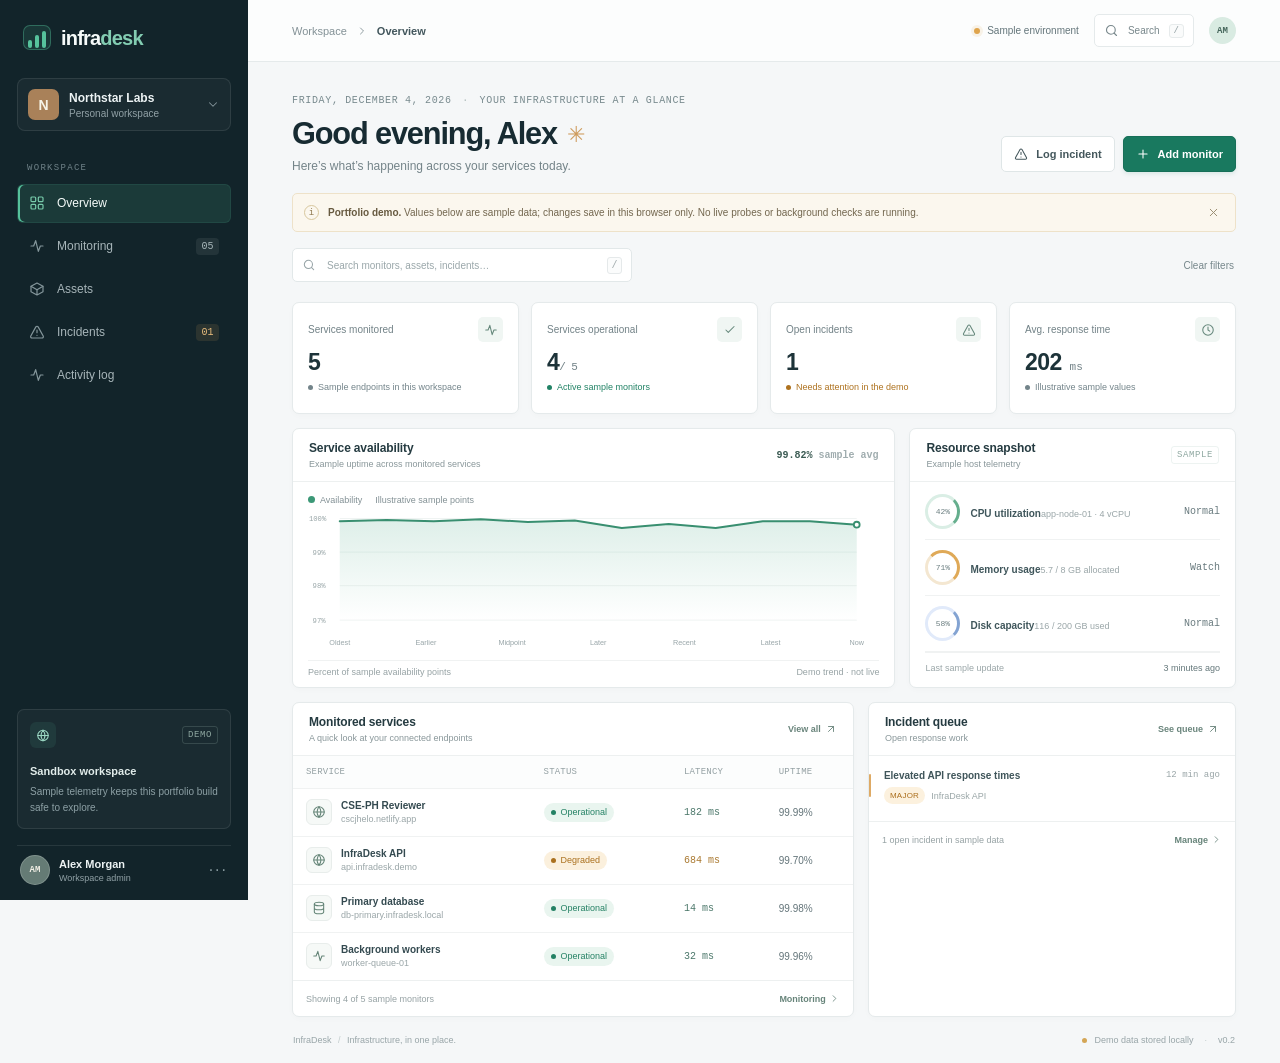
<file: infradesk/index.html>
<!doctype html>
<html lang="en">
  <head>
    <meta charset="utf-8">
    <meta name="viewport" content="width=device-width, initial-scale=1">
    <meta name="theme-color" content="#f5f7f8">
    <meta name="description" content="InfraDesk is a portfolio demo for infrastructure monitoring, asset inventory, and incident response.">
    <title>InfraDesk — Operations desk</title>
    <link rel="stylesheet" href="styles.css">
    <link rel="stylesheet" href="modules.css">
    <script src="app.js" defer></script>
  </head>
  <body>
    <svg class="icon-library" xmlns="http://www.w3.org/2000/svg" aria-hidden="true">
      <symbol id="i-grid" viewBox="0 0 24 24"><rect x="3" y="3" width="7" height="7" rx="1.5"/><rect x="14" y="3" width="7" height="7" rx="1.5"/><rect x="3" y="14" width="7" height="7" rx="1.5"/><rect x="14" y="14" width="7" height="7" rx="1.5"/></symbol>
      <symbol id="i-pulse" viewBox="0 0 24 24"><path d="M3 12h4l3-8 4 16 3-8h4"/></symbol>
      <symbol id="i-box" viewBox="0 0 24 24"><path d="m12 3 9 5-9 5-9-5 9-5Z"/><path d="M3 8v8l9 5 9-5V8M12 13v8"/></symbol>
      <symbol id="i-alert" viewBox="0 0 24 24"><path d="M10.3 4.3 2.7 18a2 2 0 0 0 1.8 3h15a2 2 0 0 0 1.8-3L13.7 4.3a2 2 0 0 0-3.4 0Z"/><path d="M12 9v4m0 4h.01"/></symbol>
      <symbol id="i-activity" viewBox="0 0 24 24"><path d="M3 12h4l3-8 4 16 3-8h4"/></symbol>
      <symbol id="i-plus" viewBox="0 0 24 24"><path d="M12 5v14M5 12h14"/></symbol>
      <symbol id="i-search" viewBox="0 0 24 24"><circle cx="11" cy="11" r="7"/><path d="m20 20-4-4"/></symbol>
      <symbol id="i-arrow" viewBox="0 0 24 24"><path d="M7 17 17 7M7 7h10v10"/></symbol>
      <symbol id="i-chevron" viewBox="0 0 24 24"><path d="m9 18 6-6-6-6"/></symbol>
      <symbol id="i-server" viewBox="0 0 24 24"><rect x="3" y="3" width="18" height="8" rx="2"/><rect x="3" y="13" width="18" height="8" rx="2"/><path d="M7 7h.01M7 17h.01M11 7h7m-7 10h7"/></symbol>
      <symbol id="i-database" viewBox="0 0 24 24"><ellipse cx="12" cy="5" rx="8" ry="3"/><path d="M4 5v14c0 1.7 3.6 3 8 3s8-1.3 8-3V5M4 12c0 1.7 3.6 3 8 3s8-1.3 8-3"/></symbol>
      <symbol id="i-clock" viewBox="0 0 24 24"><circle cx="12" cy="12" r="9"/><path d="M12 7v5l3 2"/></symbol>
      <symbol id="i-check" viewBox="0 0 24 24"><path d="m5 12 4 4L19 6"/></symbol>
      <symbol id="i-filter" viewBox="0 0 24 24"><path d="M4 6h16M7 12h10m-7 6h4"/></symbol>
      <symbol id="i-chevron-down" viewBox="0 0 24 24"><path d="m6 9 6 6 6-6"/></symbol>
      <symbol id="i-close" viewBox="0 0 24 24"><path d="m6 6 12 12M18 6 6 18"/></symbol>
      <symbol id="i-globe" viewBox="0 0 24 24"><circle cx="12" cy="12" r="9"/><path d="M3 12h18M12 3a15 15 0 0 1 0 18m0-18a15 15 0 0 0 0 18"/></symbol>
      <symbol id="i-edit" viewBox="0 0 24 24"><path d="m15 5 4 4M4 20l4-.8L19.5 7.7a2.1 2.1 0 0 0-3-3L5 16.2 4 20Z"/><path d="M13 20h7"/></symbol>
      <symbol id="i-pause" viewBox="0 0 24 24"><path d="M8 5v14M16 5v14"/></symbol>
      <symbol id="i-play" viewBox="0 0 24 24"><path d="m8 5 12 7-12 7V5Z"/></symbol>
      <symbol id="i-download" viewBox="0 0 24 24"><path d="M12 3v12m-5-5 5 5 5-5M4 20h16"/></symbol>
      <symbol id="i-refresh" viewBox="0 0 24 24"><path d="M20 7v5h-5M4 17v-5h5"/><path d="M5.6 9a7 7 0 0 1 11.9-2L20 12M4 12l2.5 5a7 7 0 0 0 11.9-2"/></symbol>
    </svg>
    <div class="app-shell">
      <aside class="sidebar" id="sidebar">
        <a class="brand" href="#overview" aria-label="InfraDesk overview">
          <span class="brand-mark" aria-hidden="true"><span></span><span></span><span></span></span>
          <span class="brand-word">infra<span>desk</span></span>
        </a>

        <button class="workspace-switcher" type="button" aria-label="Current workspace: Northstar Labs">
          <span class="workspace-avatar">N</span>
          <span class="workspace-copy"><strong>Northstar Labs</strong><small>Personal workspace</small></span>
          <svg class="icon"><use href="#i-chevron-down"></use></svg>
        </button>

        <div class="nav-label">WORKSPACE</div>
        <nav class="primary-nav" aria-label="Workspace navigation">
          <button class="nav-item is-active" type="button" data-view="overview" aria-current="page"><svg class="icon"><use href="#i-grid"></use></svg><span>Overview</span></button>
          <button class="nav-item" type="button" data-view="monitoring"><svg class="icon"><use href="#i-pulse"></use></svg><span>Monitoring</span><span class="nav-count" id="monitorNavCount">05</span></button>
          <button class="nav-item" type="button" data-view="assets"><svg class="icon"><use href="#i-box"></use></svg><span>Assets</span></button>
          <button class="nav-item" type="button" data-view="incidents"><svg class="icon"><use href="#i-alert"></use></svg><span>Incidents</span><span class="nav-count nav-count-warn" id="incidentNavCount">02</span></button>
          <button class="nav-item" type="button" data-view="activity"><svg class="icon"><use href="#i-activity"></use></svg><span>Activity log</span></button>
        </nav>

        <div class="sidebar-bottom">
          <div class="plan-card">
            <div class="plan-card-top"><span class="plan-icon"><svg class="icon"><use href="#i-globe"></use></svg></span><span class="demo-pill">DEMO</span></div>
            <strong>Sandbox workspace</strong>
            <p>Sample telemetry keeps this portfolio build safe to explore.</p>
          </div>
          <button class="profile-button" type="button" aria-label="Signed in as Alex Morgan">
            <span class="profile-avatar">AM</span><span class="profile-copy"><strong>Alex Morgan</strong><small>Workspace admin</small></span><span class="profile-menu" aria-hidden="true">···</span>
          </button>
        </div>
      </aside>

      <main class="main-area" id="mainContent">
        <header class="topbar">
          <div class="breadcrumbs"><span>Workspace</span><svg class="icon"><use href="#i-chevron"></use></svg><strong id="breadcrumbCurrent">Overview</strong></div>
          <div class="topbar-actions">
            <span class="environment-badge"><span class="environment-dot"></span> Sample environment</span>
            <button class="icon-button search-shortcut" type="button" id="focusSearch" aria-label="Focus search"><svg class="icon"><use href="#i-search"></use></svg><span>Search</span><kbd>/</kbd></button>
            <button class="avatar-mini" type="button" aria-label="Alex Morgan account">AM</button>
          </div>
        </header>

        <div class="page-wrap">
          <div class="page-heading">
            <div><div class="eyebrow" id="pageEyebrow">MONDAY, OCTOBER 12, 2026 <span>·</span> YOUR INFRASTRUCTURE AT A GLANCE</div><h1 id="pageTitle" aria-live="polite">Good morning, Alex <span class="wave">✳</span></h1><p id="pageSubtitle">Here’s what’s happening across your services today.</p></div>
            <div class="heading-actions"><button class="button button-secondary" type="button" id="secondaryAction"><svg class="icon"><use href="#i-alert"></use></svg>Log incident</button><button class="button button-primary" type="button" id="primaryAction"><svg class="icon"><use href="#i-plus"></use></svg> Add monitor</button></div>
          </div>

          <div class="demo-notice" role="note"><span class="notice-symbol">i</span><span><strong>Portfolio demo.</strong> Values below are sample data; changes save in this browser only. No live probes or background checks are running.</span><button class="notice-dismiss" id="dismissNotice" type="button" aria-label="Dismiss demo notice"><svg class="icon"><use href="#i-close"></use></svg></button></div>

          <div class="search-row"><label class="search-field" for="globalSearch"><svg class="icon"><use href="#i-search"></use></svg><input type="search" id="globalSearch" placeholder="Search monitors, assets, incidents…" autocomplete="off"><span class="search-hint">/</span></label><button class="text-button" type="button" id="clearSearch">Clear filters</button></div>

          <section id="content" class="content-area" aria-busy="false"></section>
          <footer class="page-footer"><span>InfraDesk <span class="footer-separator">/</span> Infrastructure, in one place.</span><span><span class="footer-live-dot"></span> Demo data stored locally <span class="footer-separator">·</span> v0.2</span></footer>
        </div>
      </main>
    </div>

    <dialog class="editor-dialog" id="editorDialog" aria-labelledby="dialogTitle">
      <form method="dialog" class="dialog-close-form"><button class="icon-button close-dialog" aria-label="Close dialog"><svg class="icon"><use href="#i-close"></use></svg></button></form>
      <div id="dialogContent"></div>
    </dialog>
    <div class="toast-region" id="toastRegion" aria-live="polite" aria-atomic="true"></div>
  </body>
</html>
</file>
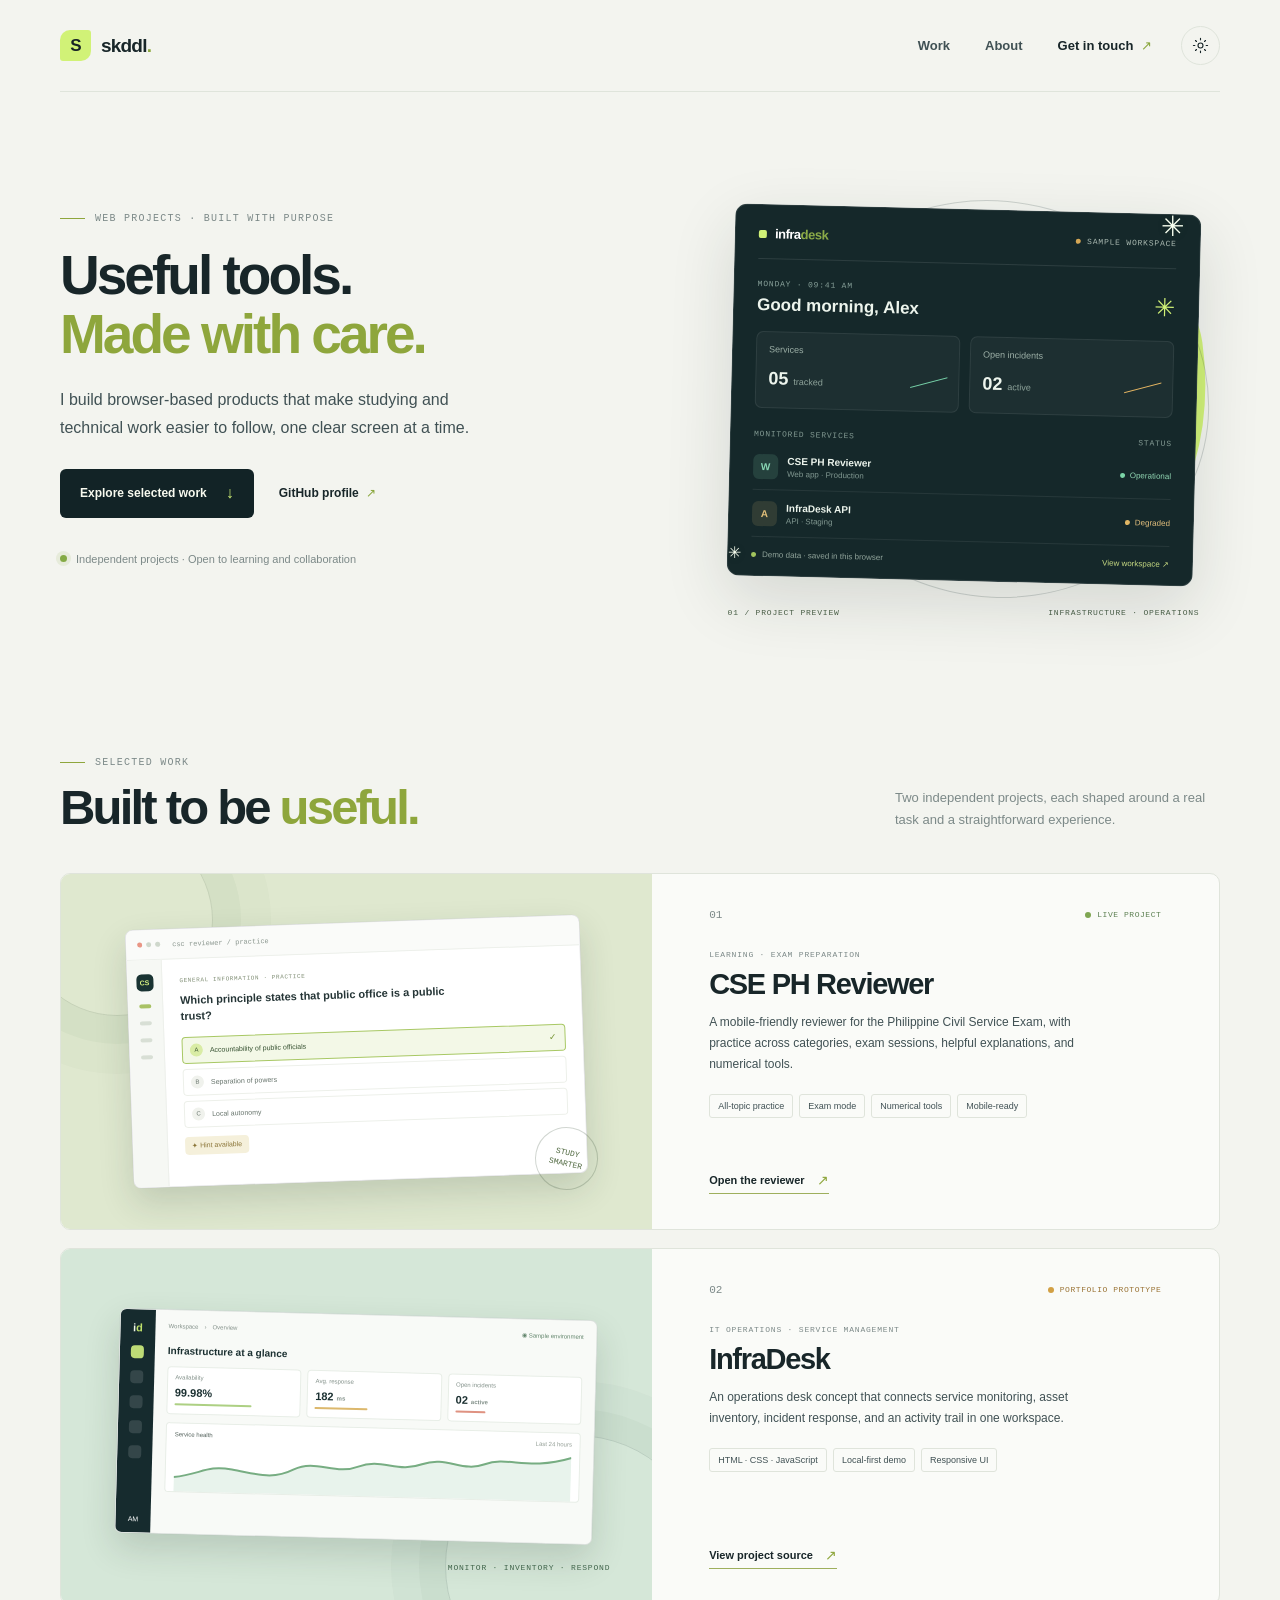
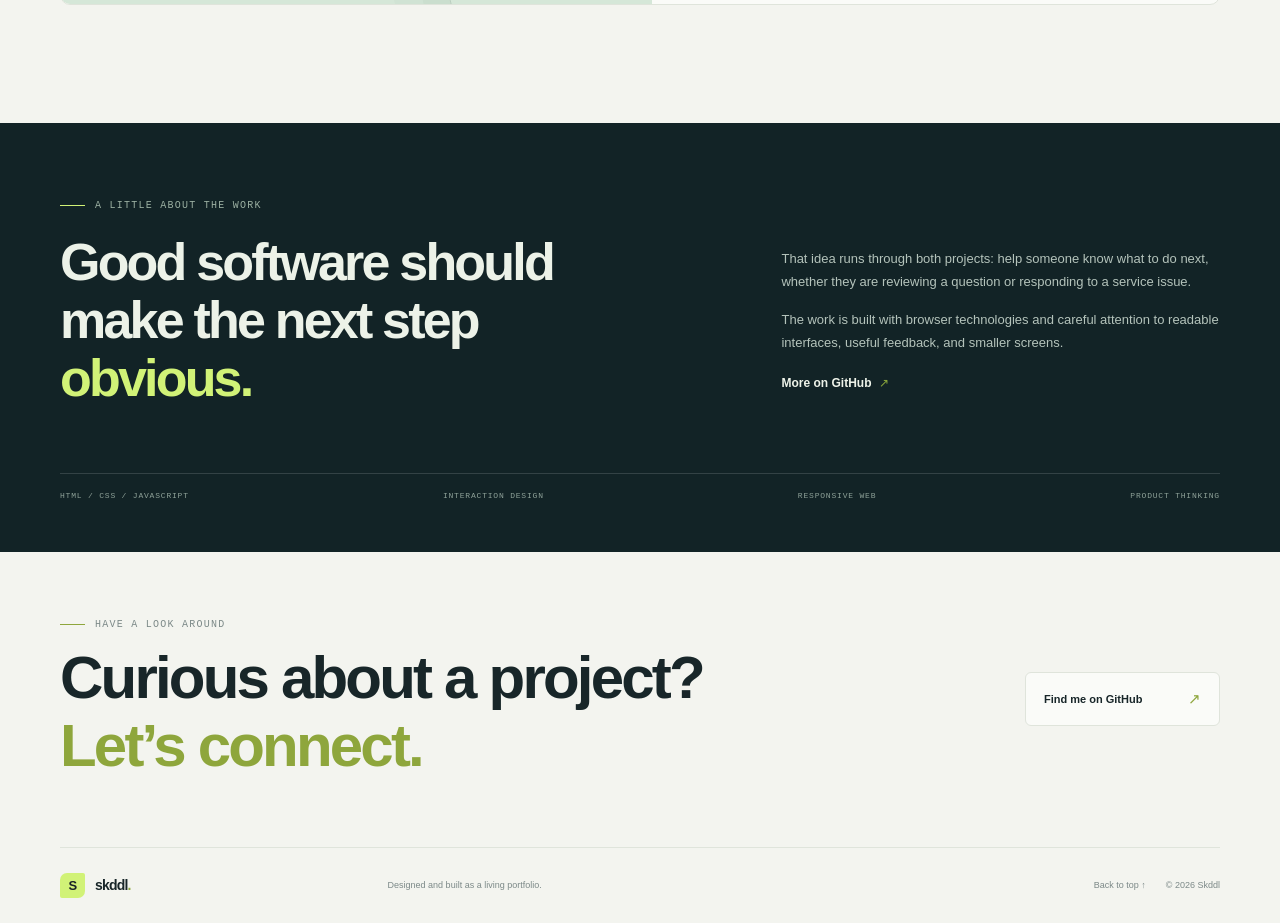
<file: portfolio/index.html>
<!doctype html>
<html lang="en" data-theme="light">
  <head>
    <meta charset="utf-8">
    <meta name="viewport" content="width=device-width, initial-scale=1">
    <meta name="theme-color" content="#f3f4ef">
    <meta name="description" content="Selected web projects by Skddl: a civil service exam reviewer and an infrastructure operations desk prototype.">
    <meta property="og:title" content="Skddl — Selected work">
    <meta property="og:description" content="Browser-based projects for studying and infrastructure operations.">
    <meta property="og:type" content="website">
    <title>Skddl — Selected work</title>
    <link rel="stylesheet" href="styles.css?v=2">
    <script src="app.js" defer></script>
  </head>
  <body>
    <a class="skip-link" href="#main">Skip to content</a>

    <header class="site-header">
      <a class="wordmark" href="#top" aria-label="Skddl, home"><span class="wordmark-mark">S</span><span>skddl<span class="wordmark-dot">.</span></span></a>
      <nav class="main-nav" id="mainNav" aria-label="Main navigation">
        <a href="#work">Work</a>
        <a href="#about">About</a>
        <a class="nav-contact" href="#contact">Get in touch <span aria-hidden="true">↗</span></a>
      </nav>
      <button class="theme-toggle" id="themeToggle" type="button" aria-label="Switch to dark theme" title="Toggle color theme">
        <svg class="sun-icon" viewBox="0 0 24 24" aria-hidden="true"><circle cx="12" cy="12" r="3.5"/><path d="M12 2v2m0 16v2M4.93 4.93l1.42 1.42m11.3 11.3 1.42 1.42M2 12h2m16 0h2M4.93 19.07l1.42-1.42m11.3-11.3 1.42-1.42"/></svg>
        <svg class="moon-icon" viewBox="0 0 24 24" aria-hidden="true"><path d="M20.2 15.1A8.5 8.5 0 0 1 8.9 3.8a8.7 8.7 0 1 0 11.3 11.3Z"/></svg>
      </button>
    </header>

    <main id="main">
      <section class="hero section-wrap" id="top" aria-labelledby="hero-title">
        <div class="hero-copy">
          <p class="eyebrow"><span class="eyebrow-line"></span> WEB PROJECTS · BUILT WITH PURPOSE</p>
          <h1 id="hero-title">Useful tools.<br><span>Made with care.</span></h1>
          <p class="hero-lede">I build browser-based products that make studying and technical work easier to follow, one clear screen at a time.</p>
          <div class="hero-actions">
            <a class="button button-dark" href="#work">Explore selected work <span aria-hidden="true">↓</span></a>
            <a class="text-link" href="https://github.com/Skddl" target="_blank" rel="noreferrer">GitHub profile <span aria-hidden="true">↗</span></a>
          </div>
          <div class="hero-footnote"><span class="availability-dot" aria-hidden="true"></span> Independent projects · Open to learning and collaboration</div>
        </div>

        <div class="hero-art" aria-label="Illustration of an infrastructure dashboard">
          <div class="art-orbit orbit-one"></div><div class="art-orbit orbit-two"></div>
          <div class="dashboard-card">
            <div class="dashboard-top"><span class="mini-brand"><span></span> infra<span>desk</span></span><span class="demo-tag"><i></i> SAMPLE WORKSPACE</span></div>
            <div class="dashboard-greeting"><div><span class="mini-label">MONDAY · 09:41 AM</span><strong>Good morning, Alex</strong></div><span class="greeting-spark">✳</span></div>
            <div class="dashboard-stats">
              <div class="dash-stat"><span>Services</span><strong>05 <small>tracked</small></strong><span class="stat-line line-green"></span></div>
              <div class="dash-stat"><span>Open incidents</span><strong>02 <small>active</small></strong><span class="stat-line line-amber"></span></div>
            </div>
            <div class="service-list-head"><span>MONITORED SERVICES</span><span>STATUS</span></div>
            <div class="service-row"><span class="service-icon service-web">W</span><span class="service-name">CSE PH Reviewer<small>Web app · Production</small></span><span class="service-status is-up"><i></i>Operational</span></div>
            <div class="service-row"><span class="service-icon service-api">A</span><span class="service-name">InfraDesk API<small>API · Staging</small></span><span class="service-status is-warn"><i></i>Degraded</span></div>
            <div class="dashboard-bottom"><span><i></i> Demo data · saved in this browser</span><span>View workspace ↗</span></div>
          </div>
          <div class="art-caption"><span>01 / PROJECT PREVIEW</span><span>INFRASTRUCTURE · OPERATIONS</span></div>
          <span class="art-spark spark-a" aria-hidden="true">✳</span><span class="art-spark spark-b" aria-hidden="true">✳</span>
        </div>
      </section>

      <section class="work-section section-wrap" id="work" aria-labelledby="work-title">
        <div class="section-heading">
          <div><p class="eyebrow"><span class="eyebrow-line"></span> SELECTED WORK</p><h2 id="work-title">Built to be <em>useful.</em></h2></div>
          <p>Two independent projects, each shaped around a real task and a straightforward experience.</p>
        </div>

        <article class="project-card reviewer-card">
          <div class="project-visual reviewer-visual" aria-hidden="true">
            <div class="reviewer-window">
              <div class="reviewer-window-bar"><span></span><span></span><span></span><small>csc reviewer / practice</small></div>
              <div class="reviewer-window-body"><div class="reviewer-side"><b>CS</b><span></span><span></span><span></span><span></span></div><div class="reviewer-question"><span class="question-kicker">GENERAL INFORMATION · PRACTICE</span><b>Which principle states that public office is a public trust?</b><div class="answer answer-selected"><i>A</i><span>Accountability of public officials</span><b>✓</b></div><div class="answer"><i>B</i><span>Separation of powers</span></div><div class="answer"><i>C</i><span>Local autonomy</span></div><div class="hint-pill">✦ Hint available</div></div></div>
            </div>
            <span class="visual-sticker">STUDY<br>SMARTER</span>
          </div>
          <div class="project-copy">
            <div class="project-topline"><span class="project-index">01</span><span class="project-status"><i></i> LIVE PROJECT</span></div>
            <p class="project-type">LEARNING · EXAM PREPARATION</p>
            <h3>CSE PH Reviewer</h3>
            <p class="project-description">A mobile-friendly reviewer for the Philippine Civil Service Exam, with practice across categories, exam sessions, helpful explanations, and numerical tools.</p>
            <ul class="tag-list" aria-label="Project technologies and features"><li>All-topic practice</li><li>Exam mode</li><li>Numerical tools</li><li>Mobile-ready</li></ul>
            <a class="project-link" href="https://cscjhelo.netlify.app/" target="_blank" rel="noreferrer">Open the reviewer <span aria-hidden="true">↗</span></a>
          </div>
        </article>

        <article class="project-card infradesk-card">
          <div class="project-visual infra-visual" aria-hidden="true">
            <div class="infra-mini-window">
              <div class="infra-sidebar"><b>i<span>d</span></b><i class="active"></i><i></i><i></i><i></i><i></i><small>AM</small></div>
              <div class="infra-main"><div class="infra-topline"><span>Workspace　›　Overview</span><b>◉ Sample environment</b></div><strong>Infrastructure at a glance</strong><div class="infra-cards"><div><small>Availability</small><b>99.98%</b><i></i></div><div><small>Avg. response</small><b>182 <small>ms</small></b><i></i></div><div><small>Open incidents</small><b>02 <small>active</small></b><i></i></div></div><div class="infra-chart"><div><span>Service health</span><b>Last 24 hours</b></div><svg viewBox="0 0 500 90" preserveAspectRatio="none"><path class="chart-fill" d="M0 65 C35 59 40 42 73 49 S124 66 151 46 S203 55 232 38 S281 48 312 31 S362 44 391 28 S445 38 500 13 V90 H0Z"/><path class="chart-stroke" d="M0 65 C35 59 40 42 73 49 S124 66 151 46 S203 55 232 38 S281 48 312 31 S362 44 391 28 S445 38 500 13"/></svg></div></div>
            </div>
            <span class="infra-caption">MONITOR · INVENTORY · RESPOND</span>
          </div>
          <div class="project-copy">
            <div class="project-topline"><span class="project-index">02</span><span class="project-status status-prototype"><i></i> PORTFOLIO PROTOTYPE</span></div>
            <p class="project-type">IT OPERATIONS · SERVICE MANAGEMENT</p>
            <h3>InfraDesk</h3>
            <p class="project-description">An operations desk concept that connects service monitoring, asset inventory, incident response, and an activity trail in one workspace.</p>
            <ul class="tag-list" aria-label="Project technologies and features"><li>HTML · CSS · JavaScript</li><li>Local-first demo</li><li>Responsive UI</li></ul>
            <a class="project-link" href="https://github.com/Skddl/CSE-Reviewer/tree/main/infradesk" target="_blank" rel="noreferrer">View project source <span aria-hidden="true">↗</span></a>
          </div>
        </article>
      </section>

      <section class="about-section" id="about" aria-labelledby="about-title">
        <div class="section-wrap about-inner">
          <div class="about-heading"><p class="eyebrow"><span class="eyebrow-line"></span> A LITTLE ABOUT THE WORK</p><h2 id="about-title">Good software should make the next step <em>obvious.</em></h2></div>
          <div class="about-copy"><p>That idea runs through both projects: help someone know what to do next, whether they are reviewing a question or responding to a service issue.</p><p>The work is built with browser technologies and careful attention to readable interfaces, useful feedback, and smaller screens.</p><a class="text-link" href="https://github.com/Skddl" target="_blank" rel="noreferrer">More on GitHub <span aria-hidden="true">↗</span></a></div>
        </div>
        <div class="about-rule section-wrap"><span>HTML / CSS / JAVASCRIPT</span><span>INTERACTION DESIGN</span><span>RESPONSIVE WEB</span><span>PRODUCT THINKING</span></div>
      </section>

      <section class="contact-section section-wrap" id="contact" aria-labelledby="contact-title">
        <div><p class="eyebrow"><span class="eyebrow-line"></span> HAVE A LOOK AROUND</p><h2 id="contact-title">Curious about a project?<br><em>Let’s connect.</em></h2></div>
        <a class="contact-button" href="https://github.com/Skddl" target="_blank" rel="noreferrer"><span>Find me on GitHub</span><b aria-hidden="true">↗</b></a>
      </section>
    </main>

    <footer class="site-footer section-wrap"><a class="wordmark footer-wordmark" href="#top"><span class="wordmark-mark">S</span><span>skddl<span class="wordmark-dot">.</span></span></a><span>Designed and built as a living portfolio.</span><a href="#top" class="back-top">Back to top ↑</a><span class="copyright">© <span id="year">2026</span> Skddl</span></footer>
  </body>
</html>
</file>
<file: infradesk/styles.css>
:root {
  color-scheme: light;
  --ink: #172b32;
  --ink-2: #40535a;
  --muted: #75858a;
  --muted-2: #95a2a6;
  --paper: #f5f7f8;
  --white: #fff;
  --line: #e5eaeb;
  --line-dark: rgba(255,255,255,.09);
  --navy: #12242a;
  --navy-soft: #1b3037;
  --green: #167b60;
  --green-light: #e2f2ec;
  --green-bright: #56c29c;
  --amber: #ac6918;
  --amber-light: #fcf1df;
  --red: #bd4846;
  --red-light: #fcebea;
  --blue: #416eaa;
  --blue-light: #edf3fb;
  --shadow: 0 16px 44px rgba(26, 47, 53, .08);
  font-family: 'DM Sans', 'Segoe UI', sans-serif;
  font-synthesis: none;
  text-rendering: optimizeLegibility;
}

* { box-sizing: border-box; }
body { margin: 0; min-width: 320px; min-height: 100vh; color: var(--ink); background: var(--paper); }
button, input, select, textarea { font: inherit; }
button { color: inherit; }
button:focus-visible, input:focus-visible, select:focus-visible, textarea:focus-visible, a:focus-visible { outline: 3px solid #68bda1; outline-offset: 2px; }
.icon-library { position: absolute; width: 0; height: 0; overflow: hidden; }
.icon { width: 17px; height: 17px; flex: 0 0 auto; fill: none; stroke: currentColor; stroke-width: 1.8; stroke-linecap: round; stroke-linejoin: round; }
.app-shell { min-height: 100vh; }

.sidebar { position: fixed; inset: 0 auto 0 0; z-index: 5; display: flex; flex-direction: column; width: 248px; padding: 25px 17px 13px; color: #d9e2e4; background: var(--navy); }
.brand { display: flex; align-items: center; gap: 10px; width: fit-content; margin: 0 0 28px 6px; color: #f6fbfa; text-decoration: none; }
.brand-mark { display: grid; grid-template-columns: repeat(3, 4px); align-items: end; gap: 3px; height: 25px; padding: 5px 4px; border: 1px solid rgba(86,194,156,.38); border-radius: 7px; background: rgba(86,194,156,.12); }
.brand-mark span { display: block; width: 4px; border-radius: 4px; background: var(--green-bright); }
.brand-mark span:nth-child(1) { height: 8px; }.brand-mark span:nth-child(2) { height: 13px; }.brand-mark span:nth-child(3) { height: 17px; }
.brand-word { font: 800 20px/1 'Manrope', sans-serif; letter-spacing: -.8px; }.brand-word span { color: #83cdb2; }
.workspace-switcher { display: flex; align-items: center; width: 100%; gap: 10px; padding: 10px; margin-bottom: 31px; text-align: left; border: 1px solid var(--line-dark); border-radius: 8px; color: inherit; background: rgba(255,255,255,.035); cursor: default; }
.workspace-avatar { display: grid; place-items: center; width: 31px; height: 31px; border-radius: 7px; color: #f7f4e8; background: #a98159; font: 700 14px 'Manrope', sans-serif; }
.workspace-copy, .profile-copy { display: grid; gap: 3px; min-width: 0; flex: 1; }.workspace-copy strong, .profile-copy strong { font-size: 12px; font-weight: 600; color: #edf3f4; }.workspace-copy small, .profile-copy small { color: #91a1a6; font-size: 10px; }.workspace-switcher>.icon { width: 14px; color: #829399; }
.nav-label { padding: 0 10px; margin-bottom: 9px; color: #708389; font: 500 9px/1.4 'DM Mono', monospace; letter-spacing: 1.3px; }
.primary-nav { display: grid; gap: 4px; }.nav-item { display: flex; align-items: center; gap: 12px; min-height: 39px; padding: 0 11px; border: 1px solid transparent; border-radius: 6px; text-align: left; color: #a7b5b9; background: transparent; cursor: pointer; transition: background .15s ease, color .15s ease; }
.nav-item>span:nth-child(2) { flex: 1; font-size: 12px; font-weight: 500; }.nav-item .icon { width: 16px; height: 16px; color: #84969b; }.nav-item:hover { color: #eff6f5; background: rgba(255,255,255,.055); }.nav-item.is-active { color: #f5fbf9; border-color: rgba(86,194,156,.1); background: rgba(66,152,119,.2); box-shadow: inset 2px 0 var(--green-bright); }.nav-item.is-active .icon { color: #77caaa; }
.nav-count { min-width: 23px; padding: 3px 5px; border-radius: 4px; text-align: center; color: #aab9bc; background: rgba(255,255,255,.075); font: 10px 'DM Mono', monospace; }.nav-count-warn { color: #e9bd7d; background: rgba(218,162,91,.13); }
.sidebar-bottom { display: grid; gap: 16px; margin-top: auto; }.plan-card { padding: 12px 12px 13px; border: 1px solid var(--line-dark); border-radius: 7px; background: rgba(255,255,255,.035); }.plan-card-top { display: flex; align-items: center; justify-content: space-between; margin-bottom: 13px; }.plan-icon { display: grid; place-items: center; width: 26px; height: 26px; border-radius: 6px; color: #9bd8c3; background: rgba(86,194,156,.1); }.plan-icon .icon { width: 14px; }.demo-pill { padding: 3px 5px; border: 1px solid rgba(163,194,184,.2); border-radius: 3px; color: #8fa8a1; font: 9px 'DM Mono', monospace; letter-spacing: .6px; }.plan-card>strong { font: 600 11px 'Manrope', sans-serif; color: #e2edeb; }.plan-card p { margin: 5px 0 0; color: #8da0a5; font-size: 10px; line-height: 1.55; }.profile-button { display: flex; align-items: center; gap: 9px; padding: 9px 3px 2px; border: 0; border-top: 1px solid var(--line-dark); text-align: left; background: transparent; }.profile-avatar, .avatar-mini { display: grid; place-items: center; width: 30px; height: 30px; border: 1px solid rgba(255,255,255,.18); border-radius: 50%; color: #f1eee5; background: #657b75; font: 600 9px 'DM Mono', monospace; }.profile-copy strong { font-size: 11px; }.profile-copy small { font-size: 9px; }.profile-menu { color: #87999e; letter-spacing: 2px; }

.main-area { min-height: 100vh; margin-left: 248px; }.topbar { display: flex; align-items: center; justify-content: space-between; height: 62px; padding: 0 44px; border-bottom: 1px solid var(--line); background: rgba(255,255,255,.77); }.breadcrumbs { display: flex; align-items: center; gap: 9px; color: #839196; font-size: 11px; }.breadcrumbs .icon { width: 12px; height: 12px; }.breadcrumbs strong { color: #43575d; font-weight: 600; }.topbar-actions { display: flex; align-items: center; gap: 15px; }.environment-badge { display: flex; align-items: center; gap: 7px; color: #63757a; font-size: 10px; }.environment-dot, .footer-live-dot { width: 6px; height: 6px; border-radius: 50%; background: #dfa44c; box-shadow: 0 0 0 3px rgba(223,164,76,.12); }.icon-button { display: inline-flex; align-items: center; justify-content: center; gap: 9px; min-height: 33px; padding: 0 9px; border: 1px solid var(--line); border-radius: 5px; color: #53676c; background: #fff; cursor: pointer; }.icon-button .icon { width: 15px; height: 15px; }.search-shortcut { color: #79888c; font-size: 10px; }.search-shortcut kbd { padding: 1px 4px; border: 1px solid #e7ebec; border-radius: 3px; color: #93a0a3; background: #fafbfb; font: 9px 'DM Mono', monospace; }.avatar-mini { border-color: transparent; width: 27px; height: 27px; color: #44655a; background: #d9ebe2; cursor: default; }
.page-wrap { width: min(1390px, 100%); padding: 33px 44px 15px; margin: auto; }.page-heading { display: flex; align-items: flex-end; justify-content: space-between; gap: 20px; margin-bottom: 20px; }.eyebrow { margin-bottom: 10px; color: #788a8e; font: 10px 'DM Mono', monospace; letter-spacing: .65px; }.eyebrow span { padding: 0 4px; color: #adbbb9; }.page-heading h1 { margin: 0; color: var(--ink); font: 700 clamp(25px, 2.4vw, 32px)/1.18 'Manrope', sans-serif; letter-spacing: -1.15px; }.wave { display: inline-block; margin-left: 3px; color: #ce9b5c; font-size: 22px; vertical-align: 2px; }.page-heading p { margin: 7px 0 0; color: #748489; font-size: 12px; }.heading-actions { display: flex; gap: 8px; padding-bottom: 1px; }.button { display: inline-flex; align-items: center; justify-content: center; gap: 8px; min-height: 36px; padding: 0 12px; border: 1px solid transparent; border-radius: 5px; font-size: 11px; font-weight: 600; cursor: pointer; transition: transform .15s ease, background .15s ease, border-color .15s ease; }.button:hover { transform: translateY(-1px); }.button .icon { width: 14px; height: 14px; }.button-primary { color: #fff; border-color: #176f58; background: #19795f; box-shadow: 0 2px 4px rgba(24,121,95,.12); }.button-primary:hover { background: #126d54; }.button-secondary { color: #44575c; border-color: #dfe6e7; background: #fff; }.button-secondary:hover { border-color: #b9ccca; background: #fbfdfc; }
.demo-notice { display: flex; align-items: center; gap: 9px; min-height: 37px; padding: 7px 11px; margin-bottom: 16px; border: 1px solid #eee2c9; border-radius: 5px; color: #73674f; background: #fbf7ee; font-size: 10px; }.demo-notice strong { color: #675a40; font-weight: 700; }.notice-symbol { display: grid; place-items: center; flex: 0 0 auto; width: 15px; height: 15px; border: 1px solid #d8c79e; border-radius: 50%; color: #8f7950; font: 500 9px 'DM Mono', monospace; }.notice-dismiss { display: grid; place-items: center; width: 23px; height: 23px; margin-left: auto; border: 0; border-radius: 4px; color: #9a8d73; background: transparent; cursor: pointer; }.notice-dismiss:hover { color: #62583f; background: rgba(123,99,52,.08); }.notice-dismiss .icon { width: 13px; height: 13px; }
.search-row { display: flex; align-items: center; justify-content: space-between; gap: 15px; margin-bottom: 20px; }.search-field { display: flex; align-items: center; gap: 9px; width: min(340px, 100%); height: 34px; padding: 0 9px; border: 1px solid #e2e8e9; border-radius: 5px; background: #fff; }.search-field:focus-within { border-color: #82b5a4; box-shadow: 0 0 0 3px rgba(74,153,125,.1); }.search-field .icon { width: 14px; height: 14px; color: #98a5a8; }.search-field input { width: 100%; min-width: 0; border: 0; outline: 0; color: var(--ink); background: transparent; font-size: 10px; }.search-field input::placeholder { color: #9aa7aa; }.search-field input:focus-visible { outline: 0; }.search-hint { display: grid; place-items: center; width: 17px; height: 17px; border: 1px solid #e5e9ea; border-radius: 3px; color: #a1abad; background: #fbfcfc; font: 10px 'DM Mono', monospace; }.text-button { padding: 6px 2px; border: 0; color: #76878b; background: transparent; font-size: 10px; cursor: pointer; }.text-button:hover { color: var(--green); }.content-area { min-height: 400px; }.page-footer { display: flex; align-items: center; justify-content: space-between; gap: 10px; padding: 18px 1px 3px; color: #98a5a8; font-size: 9px; }.page-footer>span:last-child { display: flex; align-items: center; gap: 7px; }.footer-separator { padding: 0 4px; color: #c1cbcc; }.footer-live-dot { width: 5px; height: 5px; background: #d4a656; box-shadow: none; }

.metric-grid { display: grid; grid-template-columns: repeat(4, minmax(0, 1fr)); gap: 12px; margin-bottom: 14px; }.metric-card, .panel { border: 1px solid var(--line); border-radius: 7px; background: var(--white); box-shadow: 0 2px 6px rgba(23,43,50,.018); }.metric-card { min-height: 112px; padding: 14px 15px 12px; }.metric-head { display: flex; align-items: center; justify-content: space-between; color: #728287; font-size: 10px; }.metric-icon { display: grid; place-items: center; width: 25px; height: 25px; border-radius: 5px; color: #65877b; background: #f0f6f3; }.metric-icon .icon { width: 14px; height: 14px; }.metric-value-row { display: flex; align-items: baseline; gap: 8px; margin-top: 9px; }.metric-value { color: #1d3339; font: 700 23px/1 'Manrope', sans-serif; letter-spacing: -.6px; }.metric-unit { color: #718186; font: 11px 'DM Mono', monospace; }.metric-trend { display: inline-flex; align-items: center; gap: 3px; margin-top: 8px; color: #73848a; font-size: 9px; }.trend-up { color: #218265; }.trend-warn { color: #ae721f; }.trend-dot { width: 5px; height: 5px; margin-right: 2px; border-radius: 50%; background: currentColor; }.metric-note { color: #a0adaf; }
.dashboard-grid { display: grid; grid-template-columns: minmax(0, 1.7fr) minmax(265px, .92fr); gap: 14px; margin-bottom: 14px; }.panel { overflow: hidden; }.panel-header { display: flex; align-items: center; justify-content: space-between; gap: 10px; min-height: 53px; padding: 0 16px; border-bottom: 1px solid #edf0f0; }.panel-heading { min-width: 0; }.panel-title { margin: 0; color: #253b41; font: 700 12px 'Manrope', sans-serif; letter-spacing: -.15px; }.panel-subtitle { margin: 4px 0 0; color: #89979a; font-size: 9px; }.panel-action { display: inline-flex; align-items: center; gap: 4px; padding: 5px 0; border: 0; color: #69847b; background: transparent; font-size: 9px; font-weight: 600; cursor: pointer; }.panel-action:hover { color: var(--green); }.panel-action .icon { width: 12px; height: 12px; }
.chart-wrap { padding: 13px 15px 10px; }.chart-legend { display: flex; align-items: center; gap: 13px; color: #839195; font-size: 9px; }.legend-dot { width: 7px; height: 7px; margin-right: 5px; border-radius: 50%; display: inline-block; background: #3c9877; }.chart-kpi { color: #3b5b53; font: 600 10px 'DM Mono', monospace; }.uptime-chart { display: block; width: 100%; height: 155px; overflow: visible; }.chart-grid-line { stroke: #eef2f1; stroke-width: 1; }.chart-area { fill: url(#chartFill); }.chart-line { fill: none; stroke: #398f70; stroke-width: 2.2; stroke-linecap: round; stroke-linejoin: round; }.chart-point { fill: #fff; stroke: #398f70; stroke-width: 2; }.chart-label { fill: #a0acad; font: 8px 'DM Mono', monospace; }.chart-x-label { fill: #98a5a8; font: 8px 'DM Sans', sans-serif; }.chart-axis-label { fill: #99a6a8; font: 8px 'DM Mono', monospace; }.chart-caption { display: flex; justify-content: space-between; padding: 6px 0 0; border-top: 1px solid #f0f2f2; color: #97a3a5; font-size: 9px; }
.health-list { display: grid; gap: 0; padding: 2px 15px 4px; }.health-item { display: flex; align-items: center; gap: 10px; padding: 10px 0; border-bottom: 1px solid #f0f2f2; }.health-item:last-child { border-bottom: 0; }.health-ring { position: relative; display: grid; place-items: center; width: 35px; height: 35px; flex: 0 0 auto; border: 3px solid #daeee5; border-right-color: #65ae8d; border-radius: 50%; color: #6b7e80; font: 8px 'DM Mono', monospace; }.health-ring.amber { border-color: #f4e7d1; border-top-color: #dfa957; border-right-color: #dfa957; }.health-ring.blue { border-color: #e1eafa; border-right-color: #83a3d2; }.health-copy { min-width: 0; flex: 1; }.health-name { color: #3f565b; font-size: 10px; font-weight: 600; }.health-desc { margin-top: 3px; color: #9aa6a8; font-size: 9px; }.health-value { color: #687a7e; font: 10px 'DM Mono', monospace; }.health-foot { display: flex; align-items: center; justify-content: space-between; padding: 10px 0 3px; border-top: 1px solid #f0f2f2; color: #9aa6a8; font-size: 9px; }.health-foot strong { color: #65787b; font-weight: 500; }
.lower-grid { display: grid; grid-template-columns: minmax(0, 1.45fr) minmax(275px, .95fr); gap: 14px; }.table-scroll { width: 100%; overflow-x: auto; }.data-table { width: 100%; border-collapse: collapse; text-align: left; white-space: nowrap; }.data-table th { height: 32px; padding: 0 13px; color: #94a0a3; background: #fcfdfd; font: 9px 'DM Mono', monospace; letter-spacing: .2px; text-transform: uppercase; }.data-table td { height: 48px; padding: 0 13px; border-top: 1px solid #f0f2f2; color: #637479; font-size: 10px; }.data-table tbody tr:hover { background: #fbfcfc; }.service-name-cell { display: flex; align-items: center; gap: 9px; }.service-icon { display: grid; place-items: center; width: 26px; height: 26px; border: 1px solid #e8edeb; border-radius: 6px; color: #648477; background: #f6f9f7; }.service-icon .icon { width: 14px; height: 14px; }.service-copy { display: grid; gap: 3px; }.service-copy strong { color: #344a50; font-size: 10px; font-weight: 600; }.service-copy small { color: #9aa6a8; font-size: 9px; }.status-pill, .severity-pill, .env-pill { display: inline-flex; align-items: center; gap: 5px; min-height: 19px; padding: 2px 7px; border-radius: 20px; font-size: 9px; }.status-pill::before { width: 5px; height: 5px; border-radius: 50%; background: currentColor; content: ''; }.status-operational { color: #248164; background: #e9f5ef; }.status-degraded { color: #aa701e; background: #fbf0dd; }.status-down { color: #ba4846; background: #fbebea; }.status-unknown { color: #667a81; background: #edf1f2; }.env-pill { color: #76858a; background: #f0f3f4; }.latency-good { color: #4b776a!important; font-family: 'DM Mono', monospace; }.latency-warn { color: #a9782f!important; font-family: 'DM Mono', monospace; }.table-footer { display: flex; align-items: center; justify-content: space-between; padding: 10px 13px; border-top: 1px solid #edf0f0; color: #96a2a4; font-size: 9px; }.table-footer button { display: inline-flex; align-items: center; gap: 3px; padding: 2px 0; border: 0; color: #67847a; background: transparent; font-size: 9px; font-weight: 600; cursor: pointer; }.table-footer .icon { width: 11px; height: 11px; }
.incident-list { display: grid; padding: 1px 15px 4px; }.incident-item { position: relative; display: grid; grid-template-columns: 1fr auto; gap: 6px 10px; padding: 13px 0; border-bottom: 1px solid #eff2f2; }.incident-item:last-child { border: 0; }.incident-item:before { position: absolute; top: 17px; left: -15px; width: 2px; height: 23px; border-radius: 2px; background: #deaa65; content: ''; }.incident-item.is-critical:before { background: #c75e57; }.incident-main { min-width: 0; }.incident-name { overflow: hidden; color: #3f555a; font-size: 10px; font-weight: 600; text-overflow: ellipsis; white-space: nowrap; }.incident-meta { display: flex; align-items: center; flex-wrap: wrap; gap: 6px; margin-top: 6px; color: #9ba7a8; font-size: 9px; }.severity-pill { min-height: 17px; padding: 1px 6px; font-size: 8px; text-transform: uppercase; letter-spacing: .25px; }.severity-major { color: #ab6e1c; background: #fcf1de; }.severity-critical { color: #b84a46; background: #fcebea; }.severity-minor { color: #5577a1; background: #edf3fb; }.incident-age { align-self: start; color: #99a5a7; font: 9px 'DM Mono', monospace; }.empty-state { display: grid; place-items: center; min-height: 115px; padding: 20px; text-align: center; color: #93a0a2; font-size: 10px; }.empty-state strong { margin-bottom: 4px; color: #5d7075; font: 600 12px 'Manrope', sans-serif; }

.section-head { display: flex; align-items: flex-end; justify-content: space-between; gap: 12px; margin: 1px 0 13px; }.section-head h2 { margin: 0; color: #30464c; font: 700 14px 'Manrope', sans-serif; }.section-head p { margin: 4px 0 0; color: #8b999c; font-size: 10px; }.section-tools { display: flex; align-items: center; gap: 8px; }.filter-select { height: 32px; padding: 0 27px 0 9px; border: 1px solid #e2e8e9; border-radius: 5px; color: #677a7e; background: #fff; font-size: 10px; }.full-table-panel { margin-bottom: 14px; }.full-table-panel .data-table td { height: 56px; }.row-link { display: inline-flex; align-items: center; gap: 6px; padding: 0; border: 0; color: #3e5f55; background: transparent; font-size: 10px; font-weight: 600; cursor: pointer; }.row-link:hover { color: #167b60; }.row-link .icon { width: 12px; height: 12px; }.asset-id { color: #93a0a3!important; font: 9px 'DM Mono', monospace!important; }.asset-type-cell { display: inline-flex; align-items: center; gap: 7px; color: #62757a; }.asset-type-cell .icon { width: 14px; height: 14px; color: #89999b; }.owner-cell { display: inline-flex; align-items: center; gap: 6px; }.owner-dot { display: grid; place-items: center; width: 19px; height: 19px; border-radius: 50%; color: #608073; background: #e8f1ec; font: 8px 'DM Mono', monospace; }.table-toolbar { display: flex; align-items: center; justify-content: space-between; min-height: 47px; padding: 0 14px; border-bottom: 1px solid #edf0f0; }.table-toolbar strong { color: #52676c; font: 600 10px 'Manrope', sans-serif; }.toolbar-note { color: #99a6a8; font-size: 9px; }
.incident-row-title { display: grid; gap: 4px; }.incident-row-title strong { color: #40565a; font-size: 10px; font-weight: 600; }.incident-row-title small { color: #97a4a6; font-size: 9px; }.resolve-button { padding: 5px 8px; border: 1px solid #e1e8e6; border-radius: 4px; color: #4f7868; background: #fff; font-size: 9px; font-weight: 600; cursor: pointer; }.resolve-button:hover { background: #edf6f1; border-color: #c9e2d5; }.resolve-button:disabled { color: #93a19f; background: #f7f9f8; cursor: default; }
.activity-feed { display: grid; padding: 3px 18px 7px; }.activity-row { display: grid; grid-template-columns: 26px 1fr auto; gap: 10px; padding: 12px 0; border-bottom: 1px solid #f0f2f2; }.activity-row:last-child { border: 0; }.activity-icon { display: grid; place-items: center; width: 25px; height: 25px; border-radius: 50%; color: #638273; background: #edf5f0; }.activity-icon .icon { width: 13px; height: 13px; }.activity-text { color: #66777a; font-size: 10px; line-height: 1.5; }.activity-text strong { color: #40565a; font-weight: 600; }.activity-detail { margin-top: 3px; color: #99a5a7; font-size: 9px; }.activity-time { color: #9aa5a7; font: 9px 'DM Mono', monospace; white-space: nowrap; }.activity-day { margin: 11px 0 0; color: #96a4a6; font: 9px 'DM Mono', monospace; letter-spacing: .6px; }

.editor-dialog { position: fixed; width: min(450px, calc(100% - 28px)); max-height: calc(100% - 28px); padding: 25px; overflow: auto; border: 1px solid #e3e9e8; border-radius: 10px; color: var(--ink); background: #fff; box-shadow: var(--shadow); }.editor-dialog::backdrop { background: rgba(12,27,31,.48); backdrop-filter: blur(2px); }.dialog-close-form { position: absolute; top: 12px; right: 12px; }.close-dialog { width: 29px; min-height: 29px; padding: 0; border: 0; color: #879599; background: transparent; }.close-dialog:hover { color: var(--ink); background: #f2f5f5; }.close-dialog .icon { width: 16px; height: 16px; }.dialog-kicker { margin: 0 0 7px; color: #81918f; font: 9px 'DM Mono', monospace; letter-spacing: 1px; text-transform: uppercase; }.dialog-title { margin: 0; color: #20383e; font: 700 20px 'Manrope', sans-serif; letter-spacing: -.5px; }.dialog-description { margin: 7px 0 20px; color: #7f8d90; font-size: 11px; line-height: 1.55; }.form-grid { display: grid; gap: 13px; }.form-field { display: grid; gap: 6px; }.form-field label { color: #566a6e; font-size: 10px; font-weight: 600; }.form-field input, .form-field select, .form-field textarea { min-height: 36px; width: 100%; padding: 8px 10px; border: 1px solid #dfe6e6; border-radius: 5px; outline: 0; color: #3d5358; background: #fff; font-size: 11px; }.form-field textarea { min-height: 72px; resize: vertical; }.form-field input::placeholder, .form-field textarea::placeholder { color: #aab4b6; }.form-hint { color: #9ba7a9; font-size: 9px; line-height: 1.5; }.dialog-actions { display: flex; justify-content: flex-end; gap: 8px; padding-top: 17px; margin-top: 4px; border-top: 1px solid #edf0f0; }.toast-region { position: fixed; right: 20px; bottom: 20px; z-index: 10; display: grid; gap: 8px; pointer-events: none; }.toast { display: flex; align-items: center; gap: 9px; max-width: min(350px, calc(100vw - 35px)); padding: 11px 13px; border: 1px solid #dfeae4; border-radius: 6px; color: #416456; background: #fff; box-shadow: 0 8px 30px rgba(16,42,35,.14); font-size: 10px; animation: toast-in .2s ease-out; }.toast .icon { width: 15px; height: 15px; color: #258565; }.toast.is-error { color: #815453; border-color: #f0dada; }.toast.is-error .icon { color: #be5550; }.toast-out { opacity: 0; transform: translateY(5px); transition: opacity .2s, transform .2s; }@keyframes toast-in { from { opacity: 0; transform: translateY(5px); } to { opacity: 1; transform: translateY(0); } }

@media (max-width: 1150px) { .sidebar { width: 218px; }.main-area { margin-left: 218px; }.page-wrap { padding-right: 28px; padding-left: 28px; }.topbar { padding-right: 28px; padding-left: 28px; }.dashboard-grid { grid-template-columns: minmax(0, 1.5fr) minmax(248px, .9fr); }.metric-card { padding-right: 12px; padding-left: 12px; }.data-table th, .data-table td { padding-right: 10px; padding-left: 10px; } }
@media (max-width: 930px) { .sidebar { width: 70px; padding: 20px 9px 12px; align-items: center; }.brand { margin: 1px 0 27px; }.brand-word, .workspace-copy, .workspace-switcher>.icon, .nav-label, .nav-item>span:not(.nav-count), .nav-count, .sidebar-bottom .plan-card, .profile-copy, .profile-menu { display: none; }.workspace-switcher { justify-content: center; padding: 7px; margin-bottom: 26px; }.primary-nav { width: 100%; }.nav-item { justify-content: center; min-height: 41px; padding: 0; }.nav-item .icon { width: 18px; height: 18px; }.sidebar-bottom { width: 100%; }.profile-button { justify-content: center; padding: 12px 0 2px; }.main-area { margin-left: 70px; }.metric-grid { grid-template-columns: repeat(2, minmax(0,1fr)); }.dashboard-grid, .lower-grid { grid-template-columns: minmax(0,1fr); }.health-list { grid-template-columns: repeat(2, minmax(0,1fr)); column-gap: 20px; }.health-item:nth-child(2) { border-bottom: 1px solid #f0f2f2; }.page-wrap { max-width: 760px; } }
@media (max-width: 620px) { .sidebar { position: sticky; top: 0; inset: 0 0 auto; width: 100%; height: auto; min-height: 54px; flex-direction: row; justify-content: space-between; padding: 0 14px; border-bottom: 1px solid rgba(255,255,255,.08); }.brand { margin: 0; }.brand-word { display: inline; font-size: 18px; }.workspace-switcher { display: none; }.primary-nav { display: flex; width: auto; gap: 1px; }.nav-item { width: 36px; min-height: 36px; }.nav-item .icon { width: 16px; height: 16px; }.sidebar-bottom { display: none; }.main-area { margin-left: 0; }.topbar { height: 49px; padding: 0 16px; }.topbar-actions { gap: 9px; }.environment-badge { font-size: 9px; }.search-shortcut { width: 29px; padding: 0; }.search-shortcut span, .search-shortcut kbd { display: none; }.page-wrap { padding: 23px 15px 12px; }.page-heading { align-items: flex-start; flex-direction: column; gap: 13px; margin-bottom: 15px; }.page-heading h1 { font-size: 25px; }.eyebrow { font-size: 8px; }.heading-actions { width: 100%; }.heading-actions .button { flex: 1; }.demo-notice { align-items: flex-start; font-size: 9px; line-height: 1.55; }.notice-symbol { margin-top: 1px; }.search-row { margin-bottom: 15px; }.search-field { width: 100%; }.search-row .text-button { display: none; }.metric-grid { gap: 8px; }.metric-card { min-height: 102px; padding: 11px; }.metric-head { font-size: 9px; }.metric-value { font-size: 21px; }.metric-trend { font-size: 8px; }.dashboard-grid, .lower-grid { gap: 10px; margin-bottom: 10px; }.panel-header { padding: 0 12px; }.chart-wrap { padding-right: 9px; padding-left: 9px; }.uptime-chart { height: 130px; }.health-list { grid-template-columns: minmax(0,1fr); }.health-item:nth-child(2) { border-bottom: 1px solid #f0f2f2; }.health-item:last-child { border-bottom: 0; }.data-table th { font-size: 8px; }.data-table td { height: 45px; font-size: 9px; }.data-table th, .data-table td { padding-right: 9px; padding-left: 9px; }.page-footer { align-items: flex-start; flex-direction: column; gap: 7px; }.section-head { align-items: flex-start; flex-direction: column; }.section-tools { width: 100%; }.section-tools .filter-select { flex: 1; }.activity-row { grid-template-columns: 24px 1fr; }.activity-time { grid-column: 2; }.editor-dialog { padding: 22px 18px; } }
@media (prefers-reduced-motion: reduce) { *, *::before, *::after { scroll-behavior: auto!important; animation-duration: .01ms!important; animation-iteration-count: 1!important; transition-duration: .01ms!important; } }
</file>
<file: infradesk/modules.css>
.row-actions { display: flex; align-items: center; gap: 9px; }
.row-actions .row-link, .row-actions .resolve-button { white-space: nowrap; }
.section-tools .filter-select { min-width: 124px; }
.status-paused { color: #63757a; background: #edf1f2; }
.module-metrics { margin-bottom: 17px; }
.row-actions { min-width: max-content; }
.service-detail-link { width: fit-content; padding: 0; border: 0; color: #344a50; background: transparent; font-size: 10px; font-weight: 600; text-align: left; cursor: pointer; }
.service-detail-link:hover { color: #167b60; }
.row-link-danger { color: #a95650; }
.row-link-danger:hover { color: #b03d37; }
.monitor-detail-stats { display: grid; grid-template-columns: repeat(3, minmax(0, 1fr)); gap: 8px; margin: 0 0 18px; }
.monitor-detail-stats > div { display: grid; gap: 7px; min-height: 62px; align-content: start; padding: 10px; border: 1px solid #edf0f0; border-radius: 6px; background: #fbfcfc; }
.monitor-detail-stats > div > span:first-child { color: #8b999c; font-size: 9px; }
.monitor-detail-stats strong { color: #435b5e; font: 600 11px 'DM Mono', monospace; }
.detail-section { padding: 12px 0 0; margin-top: 12px; border-top: 1px solid #edf0f0; }
.detail-section-heading { display: flex; align-items: center; justify-content: space-between; gap: 8px; margin-bottom: 9px; }
.detail-section-heading h3 { margin: 0; color: #344a50; font: 700 10px 'Manrope', sans-serif; }
.detail-section-heading > span { color: #98a5a8; font: 9px 'DM Mono', monospace; }
.timeline-empty { padding: 12px; border-radius: 5px; color: #94a1a3; background: #f8faf9; font-size: 9px; line-height: 1.6; }
.event-timeline { display: grid; gap: 0; padding: 0; margin: 0; list-style: none; }
.event-timeline-item { position: relative; display: grid; grid-template-columns: 11px 1fr; gap: 8px; padding: 0 0 12px; }
.event-timeline-item:not(:last-child)::after { position: absolute; top: 9px; bottom: 0; left: 4px; width: 1px; background: #e5ece8; content: ''; }
.timeline-marker { z-index: 1; width: 9px; height: 9px; margin-top: 2px; border: 2px solid #70ad91; border-radius: 50%; background: #fff; }
.event-timeline-item strong { display: block; color: #50666a; font-size: 9px; font-weight: 600; }
.event-timeline-item p { margin: 3px 0; color: #8b999c; font-size: 9px; line-height: 1.5; }
.event-timeline-item time { color: #a0abad; font: 8px 'DM Mono', monospace; }
.detail-link-list { display: grid; padding: 0; margin: 0; list-style: none; }
.detail-link-list li { display: flex; align-items: center; justify-content: space-between; gap: 10px; min-height: 39px; padding: 7px 0; border-bottom: 1px solid #f0f2f2; color: #52676b; font-size: 9px; }
.detail-link-list li:last-child { border-bottom: 0; }
.detail-link-list li > span { min-width: 0; }
.detail-link-list small { display: block; margin-top: 3px; color: #96a2a4; font-size: 8px; }
.detail-section .event-timeline { max-height: 180px; overflow: auto; padding: 4px 5px; }
.editor-dialog:has([data-monitor-detail]) { width: min(560px, calc(100% - 28px)); }
.editor-dialog:has(.detail-section) { width: min(510px, calc(100% - 28px)); }
.dialog-actions { flex-wrap: wrap; }

@media (max-width: 620px) {
  .section-tools { flex-wrap: wrap; }
  .section-tools .filter-select { min-width: 0; }
  .row-actions { gap: 8px; }
  .monitor-detail-stats { grid-template-columns: 1fr; }
}
</file>
<file: portfolio/styles.css>
:root {
  color-scheme: light;
  --paper: #f3f4ef;
  --surface: #fafbf8;
  --ink: #182629;
  --ink-soft: #405154;
  --muted: #7c8988;
  --line: #dfe4db;
  --deep: #122326;
  --deep-2: #1a3031;
  --lime: #d1f277;
  --mint: #bfead8;
  --red: #e27966;
  --shadow: 0 22px 65px rgba(27, 43, 38, .14);
  font-family: 'DM Sans', 'Segoe UI', sans-serif;
  font-synthesis: none;
  text-rendering: optimizeLegibility;
}

:root[data-theme='dark'] {
  color-scheme: dark;
  --paper: #131d1e;
  --surface: #1a2728;
  --ink: #eaf0e9;
  --ink-soft: #c4d0ca;
  --muted: #93a19c;
  --line: #31403d;
  --shadow: 0 22px 65px rgba(0, 0, 0, .32);
}

* { box-sizing: border-box; }
html { scroll-behavior: smooth; scroll-padding-top: 94px; }
body { margin: 0; min-width: 320px; background: var(--paper); color: var(--ink); }
body, button, a { font-family: 'DM Sans', 'Segoe UI', sans-serif; }
a { color: inherit; }
button { color: inherit; }
::selection { color: #122326; background: var(--lime); }
:focus-visible { outline: 3px solid #84a940; outline-offset: 4px; }
.section-wrap, .site-header { width: min(1160px, calc(100% - 72px)); margin-inline: auto; }
.skip-link { position: fixed; z-index: 30; top: 12px; left: 12px; transform: translateY(-150%); padding: 12px 16px; border-radius: 8px; background: var(--lime); color: #122326; font-weight: 700; }
.skip-link:focus { transform: translateY(0); }

.site-header { position: relative; z-index: 5; display: flex; height: 92px; align-items: center; justify-content: space-between; border-bottom: 1px solid var(--line); }
.wordmark { display: inline-flex; align-items: center; gap: 10px; text-decoration: none; font-family: Manrope, 'Segoe UI', sans-serif; font-size: 19px; font-weight: 800; letter-spacing: -.8px; }
.wordmark-mark { display: grid; width: 31px; height: 31px; place-items: center; border-radius: 10px 3px 10px 3px; background: var(--lime); color: #172326; font-size: 17px; }
.wordmark-dot { color: #8ea93e; }
.main-nav { display: flex; align-items: center; gap: 35px; margin-left: auto; margin-right: 29px; }
.main-nav a { color: var(--ink-soft); font-size: 13px; font-weight: 600; text-decoration: none; transition: color .18s ease; }
.main-nav a:hover, .text-link:hover, .project-link:hover { color: #689028; }
.main-nav .nav-contact { color: var(--ink); }
.nav-contact span, .text-link span { margin-left: 4px; color: #89a63b; }
.theme-toggle { display: grid; width: 39px; height: 39px; place-items: center; border: 1px solid var(--line); border-radius: 50%; background: transparent; cursor: pointer; transition: background .18s ease, transform .18s ease; }
.theme-toggle:hover { transform: rotate(-10deg); background: var(--surface); }
.theme-toggle svg { width: 17px; height: 17px; fill: none; stroke: currentColor; stroke-linecap: round; stroke-linejoin: round; stroke-width: 1.6; }
.moon-icon { display: none; }
:root[data-theme='dark'] .sun-icon { display: none; }
:root[data-theme='dark'] .moon-icon { display: block; }

.hero { display: grid; min-height: 620px; grid-template-columns: 1.08fr .92fr; align-items: center; gap: 45px; padding-block: 57px 71px; }
.hero-copy { position: relative; z-index: 1; padding-bottom: 12px; }
.eyebrow { display: flex; align-items: center; gap: 10px; margin: 0 0 22px; color: var(--muted); font-family: 'DM Mono', monospace; font-size: 10px; font-weight: 500; letter-spacing: 1.25px; }
.eyebrow-line { display: inline-block; width: 25px; height: 1px; background: #8ea63c; }
h1, h2, h3, p { margin-top: 0; }
h1, h2, h3 { font-family: Manrope, 'Segoe UI', sans-serif; }
.hero h1 { max-width: 600px; margin-bottom: 23px; font-size: clamp(46px, 4.3vw, 56px); font-weight: 700; letter-spacing: -3px; line-height: 1.06; }
.hero h1 span { color: #8ea63c; }
.hero-lede { max-width: 430px; margin-bottom: 27px; color: var(--ink-soft); font-size: 16px; line-height: 1.75; }
.hero-actions { display: flex; align-items: center; gap: 25px; }
.button { display: inline-flex; align-items: center; gap: 19px; min-height: 49px; padding: 0 20px; border-radius: 6px; font-size: 12px; font-weight: 700; text-decoration: none; transition: transform .18s ease, box-shadow .18s ease; }
.button:hover { transform: translateY(-2px); box-shadow: 0 8px 20px rgba(18, 35, 38, .16); }
.button-dark { background: var(--deep); color: #f8faef; }
.button-dark span { color: var(--lime); font-size: 16px; }
.text-link { color: var(--ink); font-size: 12px; font-weight: 700; text-decoration: none; transition: color .18s ease; }
.hero-footnote { display: flex; align-items: center; gap: 9px; margin-top: 35px; color: var(--muted); font-size: 11px; }
.availability-dot { width: 7px; height: 7px; border-radius: 50%; background: #84aa45; box-shadow: 0 0 0 4px rgba(132, 170, 69, .12); }

.hero-art { position: relative; display: flex; min-height: 440px; align-items: center; justify-content: center; }
.hero-art::before { position: absolute; top: 14%; right: 2%; width: 78%; height: 79%; border-radius: 48% 52% 37% 63% / 49% 38% 62% 51%; background: var(--lime); content: ''; transform: rotate(-8deg); }
.art-orbit { position: absolute; border: 1px solid rgba(25, 49, 44, .18); border-radius: 50%; }
.orbit-one { top: 6%; right: 2%; width: 84%; height: 90%; transform: rotate(13deg); }
.orbit-two { top: 12%; right: 7%; width: 76%; height: 77%; transform: rotate(-13deg); }
.dashboard-card { position: relative; z-index: 1; width: min(100%, 466px); padding: 21px 23px 16px; border: 1px solid rgba(255,255,255,.11); border-radius: 12px; background: #15282a; box-shadow: var(--shadow); color: #edf5ed; transform: rotate(1.4deg); }
.dashboard-top, .dashboard-greeting, .service-list-head, .service-row, .dashboard-bottom { display: flex; align-items: center; justify-content: space-between; }
.dashboard-top { padding-bottom: 17px; border-bottom: 1px solid rgba(255,255,255,.1); }
.mini-brand { color: #fff; font-family: Manrope, sans-serif; font-size: 13px; font-weight: 800; letter-spacing: -.5px; }
.mini-brand > span:last-child { color: #8cab48; }
.mini-brand > span:first-child { display: inline-block; width: 8px; height: 8px; margin-right: 5px; border-radius: 2px; background: var(--lime); }
.demo-tag, .mini-label, .service-list-head, .art-caption, .infra-caption { font-family: 'DM Mono', monospace; font-size: 8px; letter-spacing: .8px; }
.demo-tag { display: flex; align-items: center; gap: 6px; color: #aab9b1; }
.demo-tag i { width: 5px; height: 5px; border-radius: 50%; background: #d5a755; }
.dashboard-greeting { padding: 20px 0 16px; }
.dashboard-greeting div { display: grid; gap: 7px; }
.mini-label { color: #88a19a; }
.dashboard-greeting strong { font-family: Manrope, sans-serif; font-size: 17px; font-weight: 600; }
.greeting-spark { color: var(--lime); font-size: 25px; }
.dashboard-stats { display: grid; grid-template-columns: 1fr 1fr; gap: 10px; margin-bottom: 21px; }
.dash-stat { position: relative; display: grid; gap: 8px; overflow: hidden; min-height: 77px; padding: 12px; border: 1px solid rgba(255,255,255,.08); border-radius: 7px; background: rgba(255,255,255,.035); }
.dash-stat > span:first-child { color: #9db0a7; font-size: 9px; }
.dash-stat strong { font-family: Manrope, sans-serif; font-size: 18px; }
.dash-stat strong small { color: #8ea39a; font-family: 'DM Sans', sans-serif; font-size: 9px; font-weight: 500; }
.stat-line { position: absolute; right: 11px; bottom: 15px; width: 37px; height: 14px; border-top: 1.5px solid; transform: skewY(-16deg); }
.line-green { border-color: #76d1a8; }.line-amber { border-color: #e6b662; }
.service-list-head { margin-bottom: 5px; color: #819891; }
.service-row { min-height: 47px; justify-content: flex-start; gap: 9px; border-bottom: 1px solid rgba(255,255,255,.075); }
.service-icon { display: grid; width: 25px; height: 25px; flex: 0 0 auto; place-items: center; border-radius: 6px; font-size: 10px; font-weight: 700; }
.service-web { background: rgba(116, 187, 160, .17); color: #88d5b3; }.service-api { background: rgba(193, 166, 106, .16); color: #e1bf7a; }
.service-name { display: grid; flex: 1; gap: 3px; font-size: 10px; font-weight: 600; }
.service-name small { color: #819891; font-size: 8px; font-weight: 400; }
.service-status { display: flex; align-items: center; gap: 5px; font-size: 8px; }
.service-status i { width: 5px; height: 5px; border-radius: 50%; }
.is-up { color: #91d6b3; }.is-up i { background: #7bd5a7; }.is-warn { color: #e5c07d; }.is-warn i { background: #e1b765; }
.dashboard-bottom { padding-top: 13px; color: #91a49b; font-size: 8px; }
.dashboard-bottom span:first-child { display: flex; align-items: center; gap: 6px; }
.dashboard-bottom i { width: 5px; height: 5px; border-radius: 50%; background: #a2c45d; }
.dashboard-bottom span:last-child { color: #c8db83; }
.art-caption { position: absolute; right: 4%; bottom: -2px; left: 4%; display: flex; justify-content: space-between; color: #4b6048; }
.art-spark { position: absolute; z-index: 2; color: #f8fff0; text-shadow: 0 1px 10px rgba(53, 83, 28, .16); }
.spark-a { top: 8%; right: 7%; font-size: 28px; }.spark-b { bottom: 12%; left: 4%; font-size: 16px; }

.work-section { padding-top: 45px; padding-bottom: 100px; }
.section-heading { display: flex; align-items: end; justify-content: space-between; gap: 35px; margin-bottom: 38px; }
.section-heading .eyebrow { margin-bottom: 12px; }
h2 { margin-bottom: 0; font-size: clamp(37px, 4vw, 49px); font-weight: 650; letter-spacing: -2.8px; line-height: 1.12; }
h2 em { color: #8ea63c; font-style: normal; }
.section-heading > p { max-width: 325px; margin-bottom: 4px; color: var(--muted); font-size: 13px; line-height: 1.7; }
.project-card { display: grid; min-height: 355px; grid-template-columns: 1.02fr .98fr; overflow: hidden; margin-bottom: 18px; border: 1px solid var(--line); border-radius: 10px; background: var(--surface); }
.project-visual { position: relative; display: flex; min-height: 355px; align-items: center; justify-content: center; overflow: hidden; }
.reviewer-visual { background: #dfe8cf; }
.reviewer-visual::before { position: absolute; top: -50px; left: -40px; width: 190px; height: 190px; border: 1px solid rgba(48,79,48,.15); border-radius: 50%; box-shadow: 0 0 0 28px rgba(48,79,48,.035), 0 0 0 58px rgba(48,79,48,.025); content: ''; }
.reviewer-window { position: relative; width: 77%; overflow: hidden; border: 1px solid rgba(24,38,41,.12); border-radius: 8px; background: #fff; box-shadow: 0 15px 34px rgba(28,47,37,.16); transform: rotate(-2deg); }
.reviewer-window-bar { display: flex; height: 30px; align-items: center; gap: 4px; padding-inline: 11px; border-bottom: 1px solid #edf0eb; background: #fafbf9; }
.reviewer-window-bar > span { width: 5px; height: 5px; border-radius: 50%; background: #cfd8cc; }.reviewer-window-bar > span:first-child { background: #e99685; }.reviewer-window-bar small { margin-left: 8px; color: #89958d; font-family: 'DM Mono', monospace; font-size: 7px; }
.reviewer-window-body { display: grid; min-height: 227px; grid-template-columns: 35px 1fr; }
.reviewer-side { display: flex; flex-direction: column; align-items: center; gap: 13px; padding-top: 14px; border-right: 1px solid #edf0eb; background: #f6f8f4; }
.reviewer-side b { display: grid; width: 17px; height: 17px; place-items: center; border-radius: 5px; background: #193332; color: #d7f181; font-size: 7px; }
.reviewer-side span { width: 12px; height: 4px; border-radius: 3px; background: #d8dfd5; }.reviewer-side span:first-of-type { background: #a9c264; }
.reviewer-question { padding: 18px 17px; }
.question-kicker { display: block; margin-bottom: 9px; color: #829077; font-family: 'DM Mono', monospace; font-size: 6px; letter-spacing: .6px; }
.reviewer-question > b { display: block; max-width: 270px; margin-bottom: 12px; color: #253536; font-family: Manrope, sans-serif; font-size: 11px; line-height: 1.45; }
.answer { display: flex; min-height: 27px; align-items: center; gap: 7px; margin-top: 5px; padding: 4px 7px; border: 1px solid #edf0ea; border-radius: 4px; color: #66736b; font-size: 7px; }
.answer > i { display: grid; width: 13px; height: 13px; place-items: center; border-radius: 50%; background: #f0f2ed; font-size: 6px; font-style: normal; }
.answer-selected { border-color: #a8c864; background: #f3f8e7; color: #365131; }.answer-selected > i { background: #d9eca5; }.answer-selected > b { margin-left: auto; color: #779536; font-size: 9px; }
.hint-pill { width: fit-content; margin-top: 9px; padding: 5px 7px; border-radius: 4px; background: #f5f0db; color: #8a7437; font-size: 7px; }
.visual-sticker { position: absolute; right: 9%; bottom: 11%; display: grid; width: 63px; height: 63px; place-content: center; border: 1px solid rgba(38,63,38,.21); border-radius: 50%; color: #506940; font-family: 'DM Mono', monospace; font-size: 8px; line-height: 1.35; text-align: center; transform: rotate(12deg); }
.project-copy { display: flex; flex-direction: column; align-items: flex-start; justify-content: center; padding: 35px clamp(25px, 4.5vw, 60px); }
.project-topline { display: flex; width: 100%; align-items: center; justify-content: space-between; margin-bottom: 29px; }
.project-index { color: var(--muted); font-family: 'DM Mono', monospace; font-size: 11px; }
.project-status { display: flex; align-items: center; gap: 6px; color: #5e8153; font-family: 'DM Mono', monospace; font-size: 8px; letter-spacing: .55px; }
.project-status i { width: 6px; height: 6px; border-radius: 50%; background: #7fa652; }
.status-prototype { color: #9a7335; }.status-prototype i { background: #d2a044; }
.project-type { margin-bottom: 9px; color: var(--muted); font-family: 'DM Mono', monospace; font-size: 8px; letter-spacing: .8px; }
.project-copy h3 { margin-bottom: 11px; font-size: 29px; font-weight: 700; letter-spacing: -1.3px; }
.project-description { max-width: 400px; margin-bottom: 19px; color: var(--ink-soft); font-size: 12px; line-height: 1.75; }
.tag-list { display: flex; flex-wrap: wrap; gap: 6px; margin: 0 0 21px; padding: 0; list-style: none; }
.tag-list li { padding: 6px 8px; border: 1px solid var(--line); border-radius: 3px; color: var(--ink-soft); font-size: 9px; }
.project-link { display: inline-flex; align-items: center; gap: 12px; margin-top: auto; padding-bottom: 5px; border-bottom: 1px solid #9eaf5d; color: var(--ink); font-size: 11px; font-weight: 700; text-decoration: none; transition: color .18s ease; }
.project-link span { color: #8ea63c; font-size: 14px; }
.infradesk-card { grid-template-columns: 1.02fr .98fr; }
.infra-visual { background: #d5e7d8; }
.infra-visual::before { position: absolute; right: -55px; bottom: -93px; width: 260px; height: 260px; border: 1px solid rgba(21,58,51,.14); border-radius: 50%; box-shadow: 0 0 0 26px rgba(21,58,51,.03), 0 0 0 54px rgba(21,58,51,.025); content: ''; }
.infra-mini-window { position: relative; display: grid; width: 81%; min-height: 225px; grid-template-columns: 35px 1fr; overflow: hidden; border: 1px solid rgba(15,41,38,.12); border-radius: 7px; background: #f8faf7; box-shadow: 0 15px 34px rgba(28,47,37,.16); transform: rotate(1.5deg); }
.infra-sidebar { display: flex; flex-direction: column; align-items: center; gap: 12px; padding-top: 12px; background: #162b2e; }
.infra-sidebar b { color: #eef5e9; font-family: Manrope, sans-serif; font-size: 11px; }.infra-sidebar b span { color: #bfe16b; }
.infra-sidebar i { width: 13px; height: 13px; border-radius: 4px; background: rgba(255,255,255,.13); }.infra-sidebar i.active { background: #bddb76; }.infra-sidebar small { margin-top: auto; margin-bottom: 10px; color: white; font-size: 7px; }
.infra-main { padding: 12px 13px 10px; color: #1b3031; }
.infra-topline { display: flex; justify-content: space-between; margin-bottom: 14px; color: #84918a; font-size: 6px; }.infra-topline b { color: #62856c; font-weight: 500; }
.infra-main > strong { display: block; margin-bottom: 10px; font-family: Manrope, sans-serif; font-size: 10px; }
.infra-cards { display: grid; grid-template-columns: repeat(3, 1fr); gap: 6px; }
.infra-cards > div { display: grid; min-height: 48px; gap: 5px; padding: 7px; border: 1px solid #e8eee7; border-radius: 4px; background: white; }
.infra-cards small { color: #829089; font-size: 6px; }.infra-cards b { font-family: Manrope, sans-serif; font-size: 11px; }.infra-cards b small { font-family: 'DM Sans', sans-serif; font-size: 6px; }
.infra-cards i { width: 65%; height: 2px; border-radius: 2px; background: #add083; }.infra-cards > div:nth-child(2) i { width: 44%; background: #dcb86d; }.infra-cards > div:nth-child(3) i { width: 25%; background: #df9281; }
.infra-chart { margin-top: 8px; padding: 8px 8px 0; border: 1px solid #e8eee7; border-radius: 4px; background: white; }
.infra-chart > div { display: flex; justify-content: space-between; color: #53615b; font-size: 6px; }.infra-chart > div b { color: #929d94; font-weight: 400; }
.infra-chart svg { display: block; width: 100%; height: 51px; margin-top: 3px; }.chart-fill { fill: rgba(114, 177, 138, .16); }.chart-stroke { fill: none; stroke: #77ad82; stroke-width: 2; vector-effect: non-scaling-stroke; }
.infra-caption { position: absolute; right: 7%; bottom: 9%; color: #40644b; }

.about-section { padding-block: 77px 35px; background: var(--deep); color: #ecf2e8; }
.about-inner { display: grid; grid-template-columns: 1fr .7fr; gap: 95px; align-items: center; }
.about-section .eyebrow { color: #9bb0a2; }
.about-section .eyebrow-line { background: var(--lime); }
.about-heading h2 { max-width: 570px; font-size: clamp(36px, 4.2vw, 52px); }
.about-heading h2 em { color: var(--lime); }
.about-copy { padding-top: 30px; }
.about-copy p { margin-bottom: 14px; color: #b4c3bb; font-size: 13px; line-height: 1.8; }
.about-copy .text-link { display: inline-block; margin-top: 7px; color: #eef3e9; }
.about-rule { display: flex; justify-content: space-between; gap: 15px; margin-top: 65px; padding-block: 17px; border-top: 1px solid rgba(255,255,255,.14); color: #8fa299; font-family: 'DM Mono', monospace; font-size: 8px; letter-spacing: .8px; }

.contact-section { display: flex; min-height: 295px; align-items: center; justify-content: space-between; gap: 35px; }
.contact-section .eyebrow { margin-bottom: 14px; }
.contact-section h2 { font-size: clamp(39px, 5vw, 60px); }
.contact-section h2 em { color: #8ea63c; font-style: normal; }
.contact-button { display: inline-flex; min-width: 195px; align-items: center; justify-content: space-between; gap: 25px; padding: 17px 18px; border: 1px solid var(--line); border-radius: 6px; background: var(--surface); font-size: 11px; font-weight: 700; text-decoration: none; transition: border .18s ease, transform .18s ease; }
.contact-button:hover { transform: translateY(-2px); border-color: #9eaf5d; }.contact-button b { color: #8ea63c; font-size: 15px; }
.site-footer { display: grid; min-height: 76px; grid-template-columns: 1fr 1.4fr 1fr auto; align-items: center; gap: 20px; border-top: 1px solid var(--line); }
.footer-wordmark { font-size: 14px; }.footer-wordmark .wordmark-mark { width: 25px; height: 25px; border-radius: 7px 2px; font-size: 13px; }
.site-footer > span, .back-top { color: var(--muted); font-size: 9px; }.back-top { justify-self: end; text-decoration: none; }.copyright { justify-self: end; }.back-top:hover { color: var(--ink); }

@media (max-width: 880px) {
  .section-wrap, .site-header { width: min(100% - 44px, 700px); }
  .hero { min-height: 0; grid-template-columns: 1fr; gap: 25px; padding-top: 64px; }
  .hero-copy { max-width: 640px; }.hero-art { min-height: 405px; }
  .project-card, .infradesk-card { grid-template-columns: 1fr; }.project-visual { min-height: 315px; }.project-copy { min-height: 300px; padding: 30px 38px 35px; }
  .about-inner { grid-template-columns: 1fr 1fr; gap: 35px; }
  .site-footer { grid-template-columns: 1fr 1.4fr auto; }.copyright { display: none; }
}
@media (max-width: 560px) {
  html { scroll-padding-top: 70px; }
  .section-wrap, .site-header { width: calc(100% - 36px); }
  .site-header { height: 72px; }.wordmark { font-size: 17px; }.wordmark-mark { width: 28px; height: 28px; }
  .main-nav { gap: 10px; margin-right: 10px; }.main-nav a { font-size: 10px; }.main-nav .nav-contact { display: block; }.theme-toggle { width: 34px; height: 34px; flex: 0 0 auto; }
  .hero { gap: 17px; padding-top: 48px; padding-bottom: 50px; }.hero .eyebrow { font-size: 8px; letter-spacing: 1px; }.hero h1 { font-size: clamp(46px, 13vw, 63px); letter-spacing: -3.7px; }.hero-lede { font-size: 14px; }.hero-actions { gap: 17px; }.button { min-height: 46px; padding-inline: 15px; font-size: 10px; }.text-link { font-size: 10px; }.hero-footnote { margin-top: 25px; font-size: 9px; }
  .hero-art { min-height: 317px; margin-inline: -4px; }.dashboard-card { padding: 15px 14px 12px; }.dashboard-greeting { padding-block: 14px 12px; }.dashboard-stats { margin-bottom: 14px; }.dash-stat { min-height: 68px; padding: 9px; }.service-row { min-height: 42px; }.art-caption { right: 2%; left: 2%; font-size: 6px; }.spark-a { right: 2%; }
  .work-section { padding-top: 35px; padding-bottom: 64px; }.section-heading { display: block; margin-bottom: 26px; }.section-heading h2 { font-size: 39px; }.section-heading > p { max-width: 360px; margin-top: 14px; font-size: 12px; }
  .project-card { margin-bottom: 13px; border-radius: 7px; }.project-visual { min-height: 270px; }.reviewer-window { width: 84%; }.reviewer-window-body { min-height: 205px; }.reviewer-question { padding: 15px 11px; }.infra-mini-window { width: 88%; min-height: 205px; }.project-copy { min-height: 286px; padding: 27px 23px 30px; }.project-topline { margin-bottom: 22px; }.project-copy h3 { font-size: 26px; }.project-description { font-size: 11px; }.tag-list li { font-size: 8px; }
  .about-section { padding-top: 60px; }.about-inner { grid-template-columns: 1fr; gap: 17px; }.about-heading h2 { font-size: 38px; }.about-copy { padding-top: 0; }.about-copy p { font-size: 12px; }.about-rule { flex-wrap: wrap; justify-content: flex-start; gap: 12px 22px; margin-top: 35px; padding-bottom: 21px; font-size: 7px; }
  .contact-section { min-height: 310px; flex-direction: column; align-items: flex-start; justify-content: center; gap: 22px; }.contact-section h2 { font-size: 43px; }.contact-button { min-width: 185px; }
  .site-footer { min-height: 82px; grid-template-columns: 1fr auto; gap: 7px 15px; padding-block: 14px; }.site-footer > span { grid-column: 1; grid-row: 2; }.back-top { grid-column: 2; grid-row: 1 / span 2; }
}
@media (prefers-reduced-motion: reduce) {
  *, *::before, *::after { scroll-behavior: auto !important; transition-duration: .01ms !important; animation-duration: .01ms !important; animation-iteration-count: 1 !important; }
}
</file>
